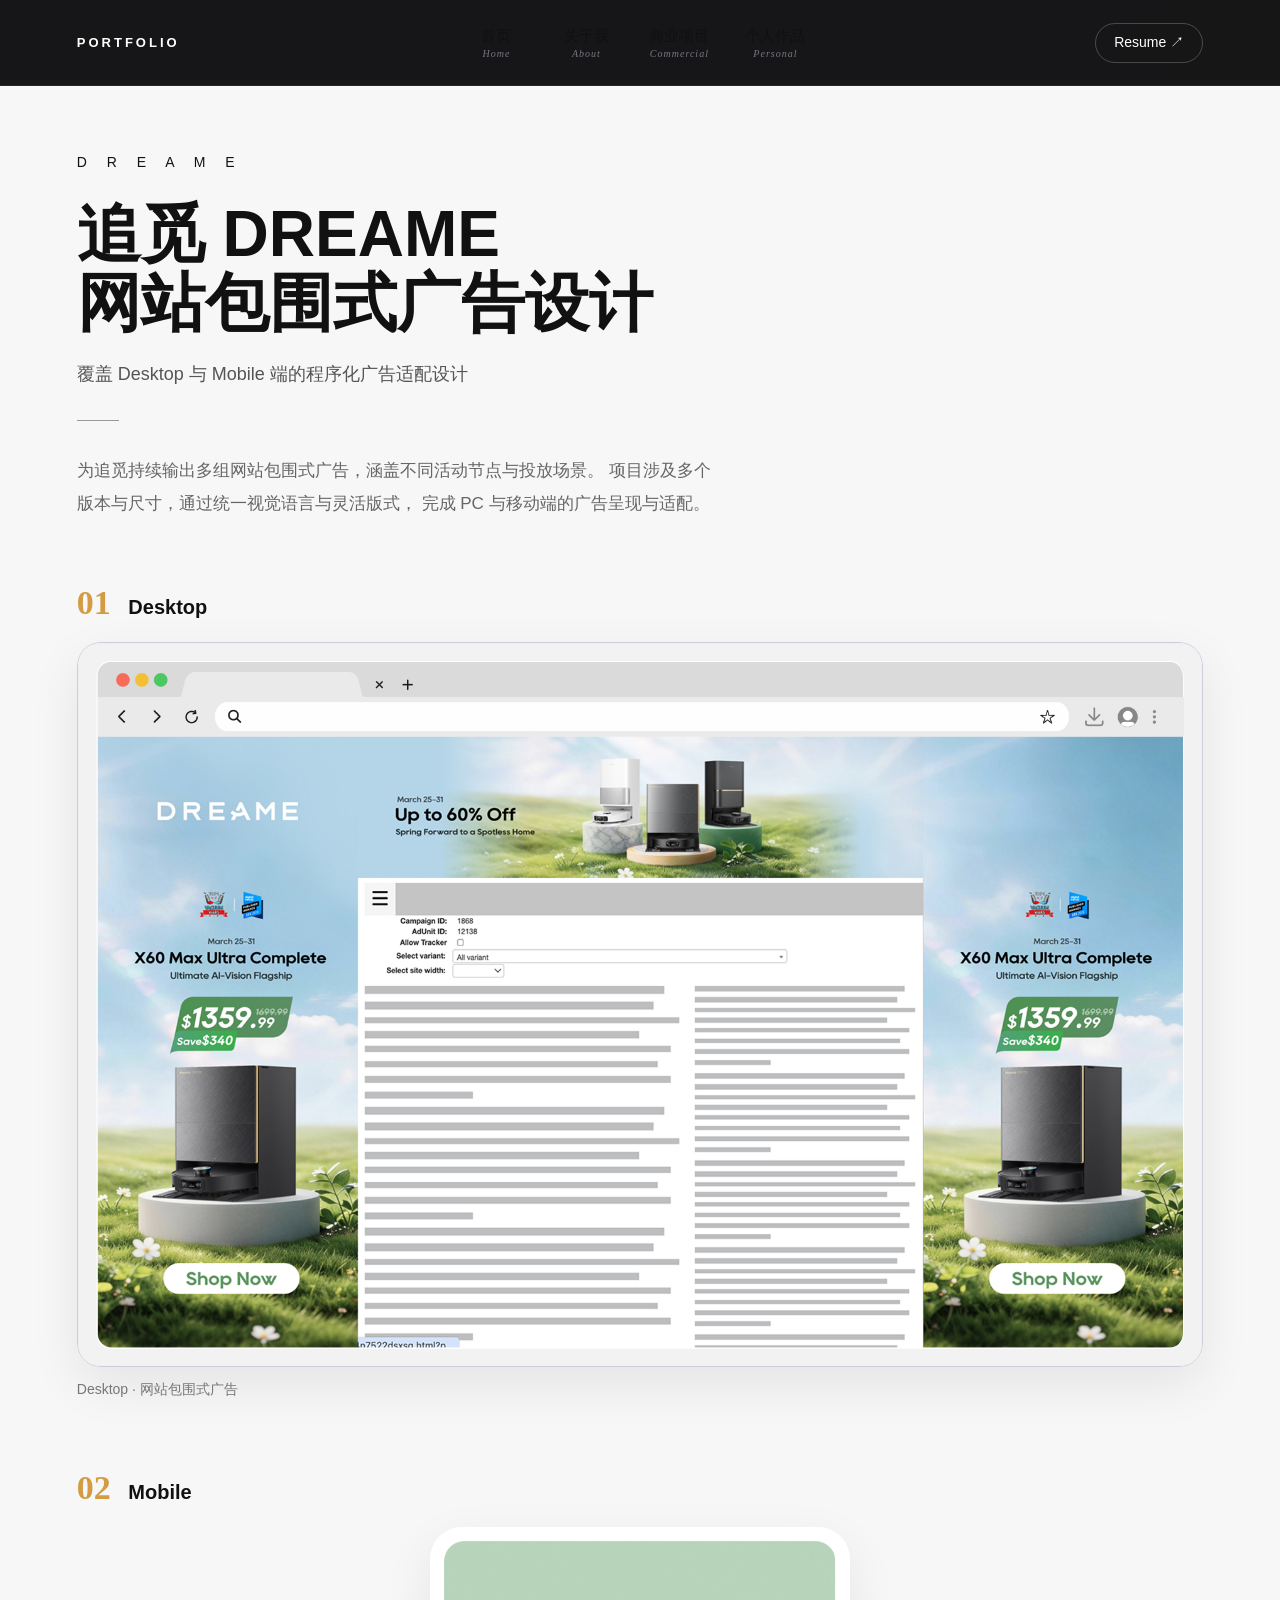
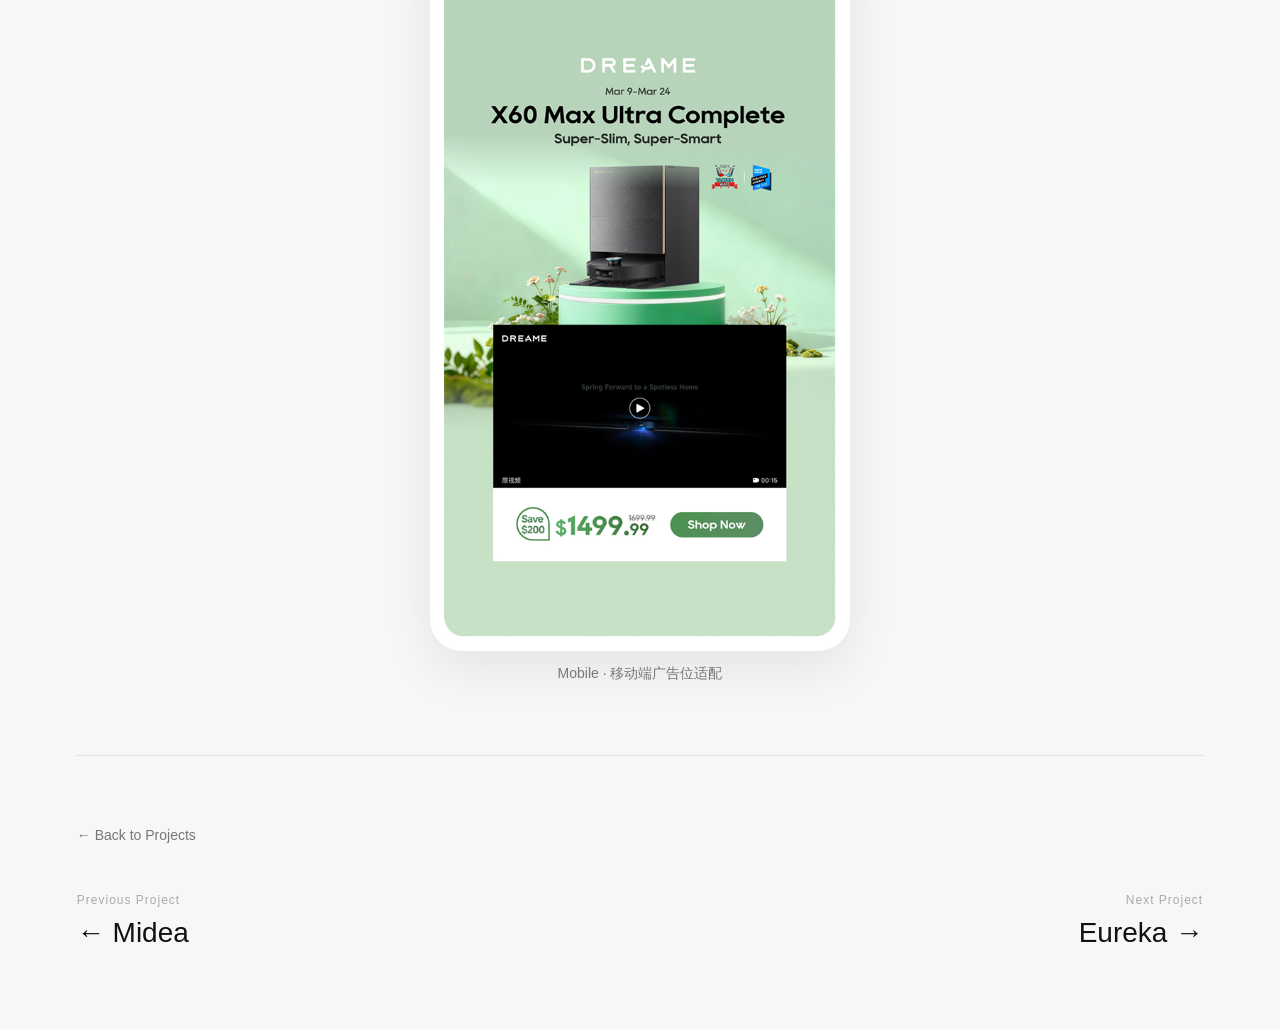
<file: projects/dreame.html>
<!DOCTYPE html>
<html lang="zh-CN">

<head>
  <meta charset="UTF-8" />
  <meta name="viewport" content="width=device-width, initial-scale=1.0" />

  <title>Dreame Case Study</title>

  <link rel="stylesheet" href="../style.css" />
  <link rel="stylesheet" href="../nav.css" />
</head>

<body>

  <!-- =========================
       固定全站导航
  ========================== -->

  <nav class="site-nav">

    <a href="../index.html" class="nav-logo">
      PORTFOLIO
    </a>

    <div class="nav-links">

      <!-- 首页 -->
      <a href="../index.html" class="nav-item">
        <span class="cn">首页</span>
        <span class="en">Home</span>
      </a>

      <!-- 关于我 -->
      <a href="#" class="nav-item">
        <span class="cn">关于我</span>
        <span class="en">About</span>
      </a>

      <!-- 商业项目 -->
      <div class="nav-dropdown">

        <a href="#" class="nav-item">
          <span class="cn">商业项目</span>
          <span class="en">Commercial</span>
        </a>

        <div class="mega-menu">

          <div class="mega-inner">

            <div class="mega-title">
              <span>COMMERCIAL PROJECTS</span>
              <p>品牌官网 / 营销活动 / 广告 / 电商设计</p>
            </div>

            <div class="mega-grid">

              <!-- Dreame -->
              <a
                href="dreame.html"
                class="mega-card"
              >
                <span class="card-number">01</span>

                <div>
                  <p class="card-brand">
                    DREAME
                  </p>

                  <h3>
                    追觅
                  </h3>

                  <p>
                    网站包围式广告设计
                  </p>
                </div>

                <span class="arrow">↗</span>
              </a>


              <!-- Eureka -->
              <a
                href="#"
                class="mega-card"
              >
                <span class="card-number">02</span>

                <div>
                  <p class="card-brand">
                    EUREKA
                  </p>

                  <h3>
                    Eureka
                  </h3>

                  <p>
                    官网 UI / Campaign / EDM
                  </p>
                </div>

                <span class="arrow">↗</span>
              </a>


              <!-- Narwal -->
              <a
                href="#"
                class="mega-card"
              >
                <span class="card-number">03</span>

                <div>
                  <p class="card-brand">
                    NARWAL
                  </p>

                  <h3>
                    云鲸
                  </h3>

                  <p>
                    Advertising / DOOH
                  </p>
                </div>

                <span class="arrow">↗</span>
              </a>


              <!-- Midea -->
              <a
                href="#"
                class="mega-card"
              >
                <span class="card-number">04</span>

                <div>
                  <p class="card-brand">
                    MIDEA
                  </p>

                  <h3>
                    美的
                  </h3>

                  <p>
                    Responsive Campaign
                  </p>
                </div>

                <span class="arrow">↗</span>
              </a>


              <!-- Miyabi -->
              <a
                href="#"
                class="mega-card"
              >
                <span class="card-number">05</span>

                <div>
                  <p class="card-brand">
                    MIYABI
                  </p>

                  <h3>
                    Miyabi
                  </h3>

                  <p>
                    日本市场产品页设计
                  </p>
                </div>

                <span class="arrow">↗</span>
              </a>

            </div>

          </div>

        </div>

      </div>


      <!-- 个人作品 -->
      <div class="nav-dropdown">

        <a href="#" class="nav-item">
          <span class="cn">个人作品</span>
          <span class="en">Personal</span>
        </a>

        <div class="mega-menu personal-menu">

          <div class="mega-inner">

            <div class="mega-title">
              <span>PERSONAL WORKS</span>
              <p>实验性视觉与个人创作</p>
            </div>

            <div class="mega-grid personal-grid">

              <a href="#" class="mega-card">
                <span class="card-number">01</span>

                <div>
                  <p class="card-brand">
                    AIGC
                  </p>

                  <h3>
                    AIGC 实验
                  </h3>

                  <p>
                    Visual Experiments
                  </p>
                </div>

                <span class="arrow">↗</span>
              </a>


              <a href="#" class="mega-card">
                <span class="card-number">02</span>

                <div>
                  <p class="card-brand">
                    3D
                  </p>

                  <h3>
                    3D & Rendering
                  </h3>

                  <p>
                    Product / Visual
                  </p>
                </div>

                <span class="arrow">↗</span>
              </a>


              <a href="#" class="mega-card">
                <span class="card-number">03</span>

                <div>
                  <p class="card-brand">
                    PERSONAL
                  </p>

                  <h3>
                    个人视觉创作
                  </h3>

                  <p>
                    Selected Works
                  </p>
                </div>

                <span class="arrow">↗</span>
              </a>

            </div>

          </div>

        </div>

      </div>

    </div>


    <a class="resume-link" href="#">
      Resume ↗
    </a>

  </nav>


  <!-- =========================
       项目装饰栏
       正常滚走
  ========================== -->

  <header class="case-header">

    <div class="case-number">
      02
    </div>

    <div class="case-brand">
      DREAME CASE STUDY
    </div>

    <div class="case-date">
      2025.4 — 2026.6
    </div>

  </header>


  <main>

    <!-- 项目介绍 -->
    <section class="intro">

      <p class="eyebrow">
        D R E A M E
      </p>

      <h1>
        追觅 DREAME<br />
        网站包围式广告设计
      </h1>

      <p class="subtitle">
        覆盖 Desktop 与 Mobile 端的程序化广告适配设计
      </p>

      <div class="line"></div>

      <p class="description">
        为追觅持续输出多组网站包围式广告，涵盖不同活动节点与投放场景。
        项目涉及多个版本与尺寸，通过统一视觉语言与灵活版式，
        完成 PC 与移动端的广告呈现与适配。
      </p>

    </section>


    <!-- Desktop -->
    <section class="showcase">

      <div class="section-label">
        <span>01</span>
        Desktop
      </div>

      <img
        class="desktop-mockup"
        src="../image/dreame-desktop.jpg"
        alt="Dreame Desktop 网站包围式广告设计"
      />

      <p class="caption">
        Desktop · 网站包围式广告
      </p>

    </section>


    <!-- Mobile -->
    <section class="showcase mobile-section">

      <div class="section-label">
        <span>02</span>
        Mobile
      </div>

      <img
        class="mobile-mockup"
        src="../image/dreame-mobile.jpg"
        alt="Dreame Mobile 广告设计"
      />

      <p class="caption">
        Mobile · 移动端广告位适配
      </p>

    </section>

  </main>


  <!-- =========================
       底部项目导航
  ========================== -->

  <footer class="project-footer">

    <a
      href="../index.html"
      class="back-projects"
    >
      ← Back to Projects
    </a>

    <div class="project-switch">

      <a href="#" class="project-link">

        <span class="small-label">
          Previous Project
        </span>

        <span class="project-name">
          ← Midea
        </span>

      </a>


      <a
        href="#"
        class="project-link project-link-right"
      >

        <span class="small-label">
          Next Project
        </span>

        <span class="project-name">
          Eureka →
        </span>

      </a>

    </div>

  </footer>

</body>

</html>
</file>
<file: style.css>
* {
  box-sizing: border-box;
}

html {
  scroll-behavior: smooth;
}

body {
  margin: 0;

  font-family:
    Arial,
    "Microsoft YaHei",
    sans-serif;

  background: #f7f7f7;
  color: #111;
}


/* =========================
   固定全站导航
========================= */

.site-nav {
  width: 100%;
  height: 88px;

  padding: 0 6vw;

  display: flex;
  align-items: center;
  justify-content: space-between;

  background: rgba(255, 255, 255, 0.92);

  backdrop-filter: blur(16px);
  -webkit-backdrop-filter: blur(16px);

  border-bottom: 1px solid rgba(0, 0, 0, 0.06);

  position: sticky;
  top: 0;

  z-index: 100;
}


/* 左边 logo */
.nav-logo {
  font-size: 13px;
  font-weight: 600;

  letter-spacing: 3px;
}


/* 中间导航 */
.nav-links {
  display: flex;
  align-items: center;

  gap: 48px;
}


/* 导航链接 */
.nav-links a {
  display: flex;
  flex-direction: column;
  align-items: center;

  text-decoration: none;

  color: #111;

  transition: 0.25s ease;
}


/* 中文 */
.nav-links .cn {
  font-size: 15px;
  font-weight: 500;
}


/* 英文艺术小字 */
.nav-links .en {
  margin-top: 3px;

  font-family:
    Georgia,
    "Times New Roman",
    serif;

  font-size: 10px;
  font-style: italic;

  letter-spacing: 1px;

  color: #aaa;
}


/* hover */
.nav-links a:hover {
  transform: translateY(-2px);
}

.nav-links a:hover .cn {
  color: #d39c43;
}


/* Resume */
.resume-link {
  padding: 10px 18px;

  border: 1px solid #ccc;
  border-radius: 999px;

  text-decoration: none;

  font-size: 14px;

  color: #111;

  transition: 0.25s ease;
}

.resume-link:hover {
  background: #111;
  border-color: #111;

  color: #fff;
}


/* =========================
   项目装饰栏
   不固定，会正常滚走
========================= */

.case-header {
  width: 100%;
  min-height: 82px;

  padding: 0 6vw;

  display: flex;
  align-items: center;
  justify-content: space-between;

  background:
    linear-gradient(
      90deg,
      #ffffff 0%,
      #ffffff 65%,
      #fff7eb 100%
    );

  border-bottom: 1px solid #ececec;
}


.case-number {
  font-family: Georgia, serif;

  font-size: 36px;

  color: #d39c43;
}


.case-brand {
  font-size: 12px;

  letter-spacing: 6px;

  color: #999;
}


.case-date {
  font-size: 12px;

  color: #999;
}


/* =========================
   页面主体
========================= */

main {
  width: min(1440px, 88vw);

  margin: 0 auto;
}


/* =========================
   项目介绍
========================= */

.intro {
  max-width: 820px;

  padding: 72px 0 38px;
}


.eyebrow {
  margin: 0 0 30px;

  font-size: 14px;

  letter-spacing: 8px;
}


h1 {
  margin: 0;

  font-size: clamp(42px, 5vw, 76px);

  line-height: 1.08;

  font-weight: 600;
}


.subtitle {
  margin-top: 24px;

  font-size: 18px;

  color: #555;
}


.line {
  width: 42px;
  height: 1px;

  margin: 34px 0;

  background: #999;
}


.description {
  max-width: 650px;

  margin: 0;

  font-size: 17px;

  line-height: 1.9;

  color: #666;
}


/* =========================
   通用展示模块
========================= */

.showcase {
  padding: 26px 0 52px;
}


.section-label {
  margin-bottom: 20px;

  font-size: 20px;

  font-weight: 600;
}


.section-label span {
  margin-right: 12px;

  font-family: Georgia, serif;

  font-size: 34px;

  color: #d39c43;
}


.caption {
  margin-top: 14px;
  margin-bottom: 0;

  font-size: 14px;

  color: #777;
}


/* =========================
   Desktop 图片
========================= */

.desktop-mockup {
  width: 100%;
  height: auto;

  display: block;

  border-radius: 24px;

  box-shadow:
    0 18px 50px rgba(0, 0, 0, 0.08);
}


/* =========================
   Mobile 图片
========================= */

.mobile-section {
  display: flex;
  flex-direction: column;
  align-items: center;

  padding-top: 18px;
}


.mobile-section .section-label {
  width: 100%;
}


.mobile-mockup {
  width: min(420px, 75vw);
  height: auto;

  display: block;

  border-radius: 32px;

  box-shadow:
    0 18px 50px rgba(0, 0, 0, 0.08);
}


/* =========================
   页面底部项目导航
========================= */

.project-footer {
  width: min(1440px, 88vw);

  margin: 20px auto 0;

  padding: 70px 0 80px;

  border-top: 1px solid #ddd;
}


.back-projects {
  display: inline-block;

  margin-bottom: 50px;

  text-decoration: none;

  font-size: 14px;

  color: #777;
}


.back-projects:hover {
  color: #111;
}


.project-switch {
  display: flex;

  justify-content: space-between;

  gap: 40px;
}


.project-link {
  display: flex;
  flex-direction: column;

  text-decoration: none;

  color: #111;
}


.project-link-right {
  text-align: right;
}


.small-label {
  margin-bottom: 10px;

  font-size: 12px;

  color: #aaa;

  letter-spacing: 1px;
}


.project-name {
  font-size: 28px;

  font-weight: 500;
}


.project-link:hover .project-name {
  color: #d39c43;
}


/* =========================
   平板
========================= */

@media (max-width: 900px) {

  .site-nav {
    padding: 0 28px;
  }

  .nav-links {
    gap: 24px;
  }

  .case-header {
    padding: 0 28px;
  }

  .case-brand {
    display: none;
  }

  main {
    width: calc(100% - 48px);
  }

  .intro {
    padding: 56px 0 28px;
  }

  .showcase {
    padding: 22px 0 42px;
  }

  .desktop-mockup {
    border-radius: 18px;
  }

  .mobile-section {
    padding-top: 10px;
  }

  .project-footer {
    width: calc(100% - 48px);
  }
}


/* =========================
   手机
========================= */

@media (max-width: 700px) {

  .site-nav {
    height: 68px;

    padding: 0 18px;
  }

  .nav-logo {
    font-size: 11px;

    letter-spacing: 1.5px;
  }

  .nav-links {
    gap: 16px;
  }

  .nav-links .cn {
    font-size: 12px;
  }

  .nav-links .en {
    display: none;
  }

  .resume-link {
    padding: 8px 10px;

    font-size: 11px;
  }


  .case-header {
    min-height: 64px;

    padding: 0 18px;
  }

  .case-number {
    font-size: 28px;
  }

  .case-date {
    font-size: 10px;
  }


  main {
    width: calc(100% - 32px);
  }


  .intro {
    padding: 46px 0 24px;
  }


  h1 {
    font-size: 42px;
  }


  .subtitle {
    font-size: 16px;
  }


  .description {
    font-size: 15px;
  }


  .showcase {
    padding: 18px 0 36px;
  }


  .section-label {
    margin-bottom: 16px;
  }


  .desktop-mockup {
    border-radius: 14px;
  }


  .mobile-mockup {
    width: min(320px, 82vw);

    border-radius: 24px;
  }


  .project-footer {
    width: calc(100% - 32px);

    padding: 50px 0 60px;
  }


  .project-switch {
    flex-direction: column;

    gap: 30px;
  }


  .project-link-right {
    text-align: left;
  }


  .project-name {
    font-size: 24px;
  }
}
</file>
<file: nav.css>
/* =========================
   GLOBAL NAVIGATION
========================= */

.site-nav {
  width: 100%;
  height: 86px;
  padding: 0 6vw;

  display: flex;
  align-items: center;
  justify-content: space-between;

  position: fixed;
  top: 0;
  left: 0;
  z-index: 1000;

  background: rgba(8, 8, 10, 0.94);

  backdrop-filter: blur(18px);
  -webkit-backdrop-filter: blur(18px);

  border-bottom: 1px solid rgba(255, 255, 255, 0.08);
}


/* Logo */

.nav-logo {
  color: #fff;
  text-decoration: none;

  font-size: 13px;
  font-weight: 600;
  letter-spacing: 3px;
}


/* =========================
   NAV LINKS
========================= */

.nav-links {
  height: 100%;

  display: flex;
  align-items: stretch;

  gap: 8px;
}


.nav-item {
  min-width: 82px;
  height: 100%;

  padding: 0 14px;

  display: flex;
  flex-direction: column;
  align-items: center;
  justify-content: center;

  position: relative;

  text-decoration: none;
  color: #f5f5f5;

  transition: 0.25s ease;
}


.nav-item .cn {
  font-size: 15px;
  font-weight: 500;
}


.nav-item .en {
  margin-top: 2px;

  font-family: Georgia, "Times New Roman", serif;
  font-size: 10px;
  font-style: italic;

  letter-spacing: 1px;

  color: #777780;
}


.nav-item:hover .cn {
  color: #654cff;
}


.nav-item:hover .en {
  color: #a79aff;
}


/* 下划线 */

.nav-item::after {
  content: "";

  width: 0;
  height: 2px;

  position: absolute;
  left: 50%;
  bottom: 0;

  transform: translateX(-50%);

  background: #5b3dff;

  transition: width 0.25s ease;
}


.nav-item:hover::after {
  width: 44%;
}


/* =========================
   RESUME
========================= */

.resume-link {
  padding: 10px 18px;

  border: 1px solid rgba(255, 255, 255, 0.22);
  border-radius: 999px;

  color: #fff;
  text-decoration: none;

  font-size: 14px;

  transition: 0.25s ease;
}


.resume-link:hover {
  background: #fff;
  color: #111;
}


/* =========================
   DROPDOWN WRAPPER
========================= */

.nav-dropdown {
  height: 100%;

  display: flex;
  align-items: center;
}


/* =========================
   MEGA MENU
========================= */

.mega-menu {
  width: 100%;

  position: fixed;
  top: 86px;
  left: 0;

  z-index: 900;

  background: rgba(247, 247, 248, 0.985);
  color: #111;

  border-top: 1px solid rgba(0, 0, 0, 0.06);

  box-shadow:
    0 20px 50px rgba(0, 0, 0, 0.18);

  opacity: 0;
  visibility: hidden;

  transform: translateY(-10px);

  pointer-events: none;

  transition:
    opacity 0.22s ease,
    transform 0.22s ease,
    visibility 0.22s ease;
}


.nav-dropdown:hover .mega-menu {
  opacity: 1;
  visibility: visible;

  transform: translateY(0);

  pointer-events: auto;
}


/* =========================
   MEGA CONTENT
========================= */

.mega-inner {
  width: min(1500px, 88vw);

  margin: 0 auto;

  padding: 36px 0 42px;
}


.mega-title {
  margin-bottom: 26px;
}


.mega-title span {
  font-size: 11px;
  letter-spacing: 5px;

  color: #6250ff;
}


.mega-title p {
  margin: 7px 0 0;

  font-size: 13px;

  color: #999;
}


/* =========================
   MEGA GRID
========================= */

.mega-grid {
  display: grid;

  grid-template-columns:
    repeat(5, minmax(0, 1fr));

  gap: 14px;
}


.personal-grid {
  grid-template-columns:
    repeat(3, minmax(0, 1fr));
}


/* =========================
   MEGA CARD
========================= */

.mega-card {
  min-height: 190px;

  padding: 22px;

  display: flex;
  flex-direction: column;
  justify-content: space-between;

  position: relative;

  overflow: hidden;

  background: #fff;

  border: 1px solid #ededf0;
  border-radius: 18px;

  color: #111;
  text-decoration: none;

  transition:
    transform 0.25s ease,
    box-shadow 0.25s ease,
    border-color 0.25s ease;
}


.mega-card::after {
  content: "";

  width: 110px;
  height: 110px;

  position: absolute;
  right: -35px;
  bottom: -40px;

  border-radius: 50%;

  background:
    rgba(72, 38, 255, 0.08);
}


.mega-card:hover {
  transform: translateY(-5px);

  border-color:
    rgba(90, 60, 255, 0.18);

  box-shadow:
    0 14px 32px
    rgba(0, 0, 0, 0.08);
}


.card-number {
  font-family: Georgia, serif;
  font-size: 18px;

  color: #725fff;
}


.card-brand {
  margin: 0 0 6px;

  font-size: 10px;
  letter-spacing: 3px;

  color: #999;
}


.mega-card h3 {
  margin: 0 0 6px;

  font-size: 21px;
}


.mega-card p {
  margin: 0;

  font-size: 12px;

  color: #8d8d94;
}


.arrow {
  position: absolute;

  top: 20px;
  right: 20px;

  font-size: 18px;

  color: #999;
}


/* =========================
   MOBILE
========================= */

@media (max-width: 800px) {

  .site-nav {
    height: 68px;

    padding: 0 20px;
  }


  .nav-logo {
    font-size: 11px;
  }


  .nav-links {
    gap: 0;
  }


  .nav-item {
    min-width: auto;

    padding: 0 9px;
  }


  .nav-item .cn {
    font-size: 12px;
  }


  .nav-item .en {
    display: none;
  }


  .resume-link {
    display: none;
  }


  .mega-menu {
    top: 68px;
  }


  .mega-grid,
  .personal-grid {
    grid-template-columns:
      repeat(2, minmax(0, 1fr));
  }

}
</file>
